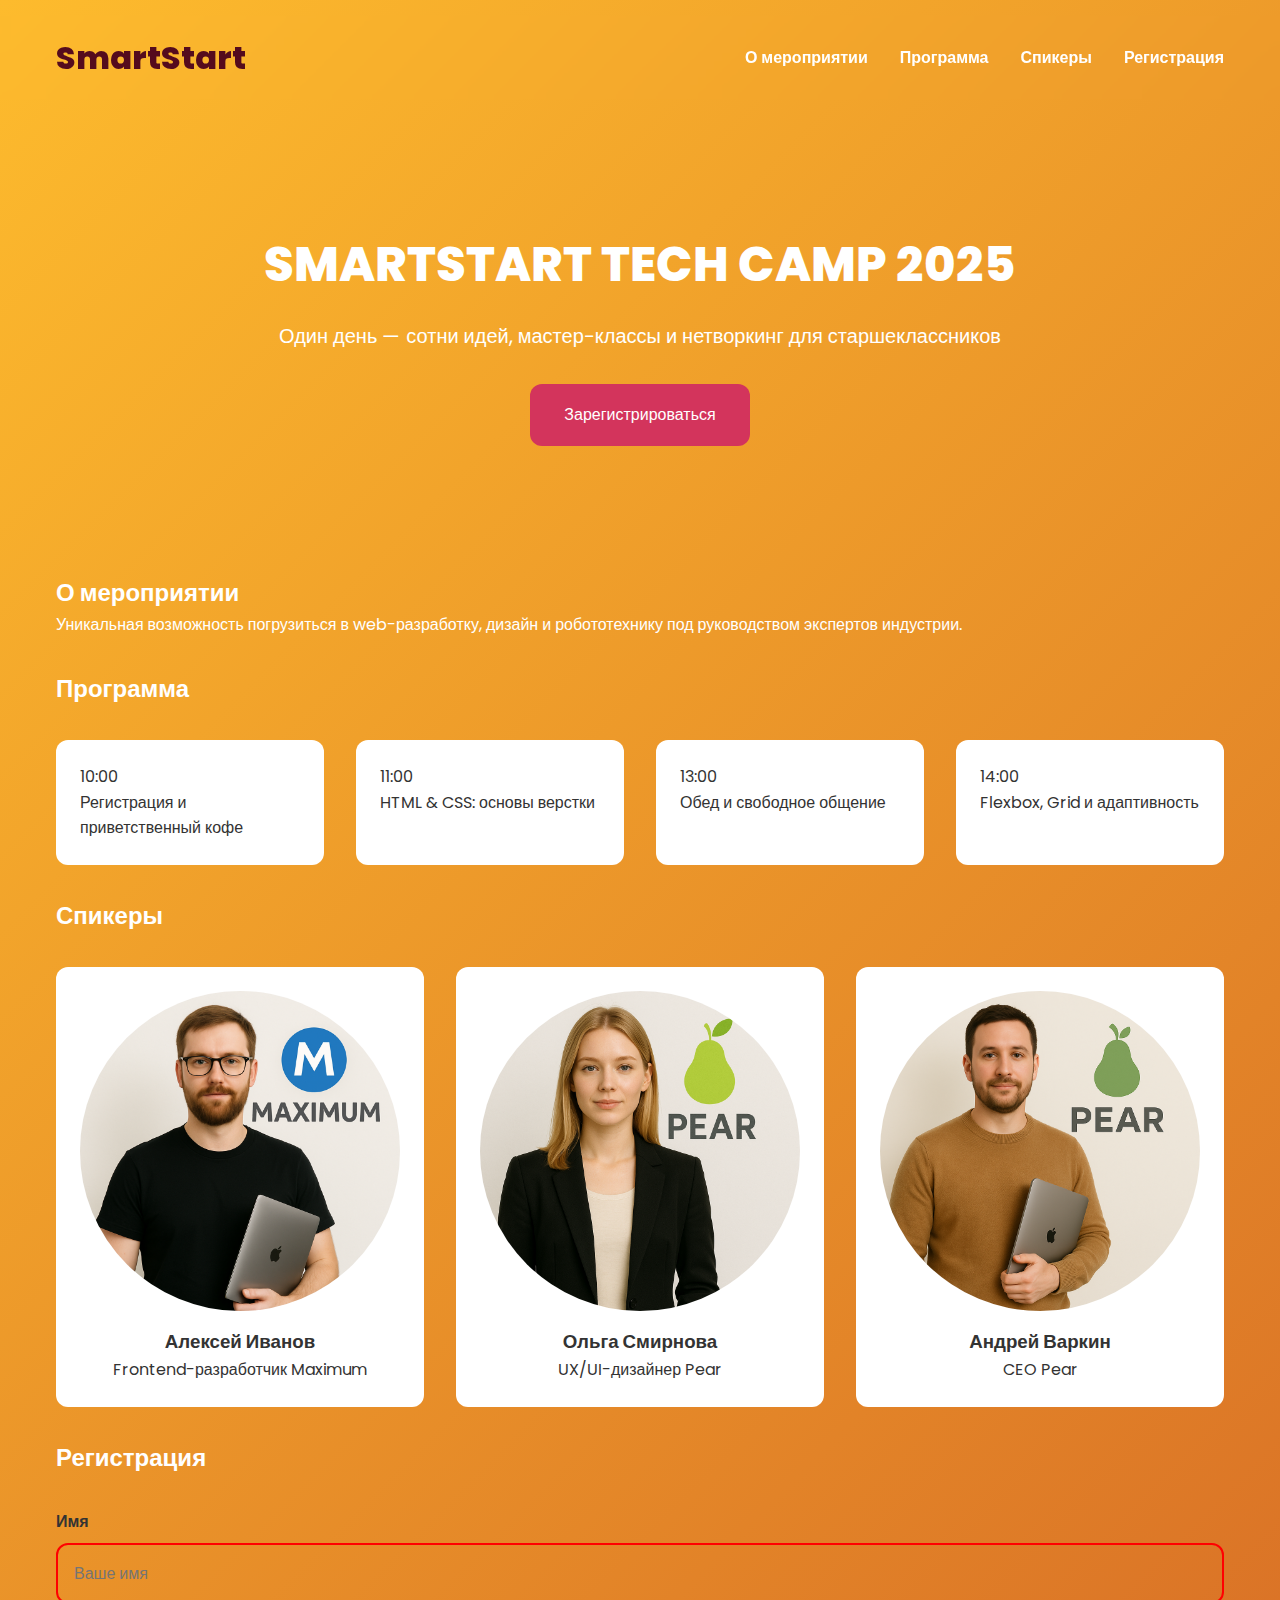
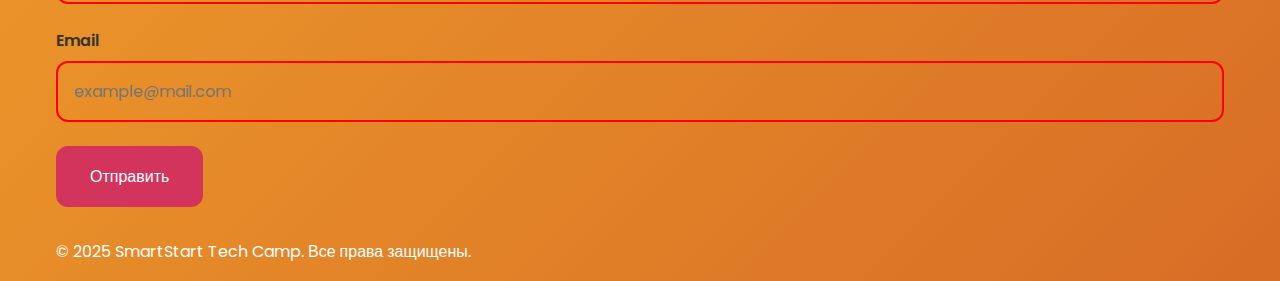
<file: index.html>
<!DOCTYPE html>
<html lang="ru">
<head>
  <meta charset="UTF-8">
  <meta name="viewport" content="width=device-width, initial-scale=1">
  <title>SmartStart Tech Camp 2025</title>
  <link rel="stylesheet" href="css/reset.css">
  <link href="https://fonts.googleapis.com/css2?family=Poppins:wght@300;400;600;800&display=swap" rel="stylesheet">
  <link rel="stylesheet" href="css/style.css">
</head>
<body>
  <header class="header">
    <nav class="nav container">
      <a href="#" class="nav__logo">SmartStart</a>
      <input type="checkbox" id="nav-toggle" class="nav__checkbox">
      <label for="nav-toggle" class="nav__button">
        <span class="nav__icon"></span>
      </label>
      <ul class="nav__list">
        <li><a href="#about">О мероприятии</a></li>
        <li><a href="#schedule">Программа</a></li>
        <li><a href="#speakers">Спикеры</a></li>
        <li><a href="#register">Регистрация</a></li>
      </ul>
    </nav>
  </header>

  <main>
    <section id="hero" class="hero">
      <div class="hero__content container">
        <h1 class="hero__title">SmartStart Tech Camp 2025</h1>
        <p class="hero__subtitle">
          Один день — сотни идей, мастер-классы и нетворкинг для старшеклассников
        </p>
        <a href="#register" class="btn btn--primary">Зарегистрироваться</a>
      </div>
    </section>

    <section id="about" class="about container">
      <h2>О мероприятии</h2>
      <p>
        Уникальная возможность погрузиться в web-разработку, дизайн и робототехнику под руководством экспертов индустрии.
      </p>
    </section>

    <section id="schedule" class="schedule container">
      <h2>Программа</h2>
      <div class="schedule__grid">
        <div class="schedule__item">
          <time>10:00</time>
          <p>Регистрация и приветственный кофе</p>
        </div>
        <div class="schedule__item">
          <time>11:00</time>
          <p>HTML & CSS: основы верстки</p>
        </div>
        <div class="schedule__item">
          <time>13:00</time>
          <p>Обед и свободное общение</p>
        </div>
        <div class="schedule__item">
          <time>14:00</time>
          <p>Flexbox, Grid и адаптивность</p>
        </div>
      </div>
    </section>

    <section id="speakers" class="speakers container">
      <h2>Спикеры</h2>
      <div class="speakers__grid">
        <div class="speaker">
          <img src="img/speakers/alex.png" alt="Алексей Иванов">
          <h3>Алексей Иванов</h3>
          <p>Frontend-разработчик Maximum</p>
        </div>
        <div class="speaker">
          <img src="img/speakers/olga.png" alt="Ольга Смирнова">
          <h3>Ольга Смирнова</h3>
          <p>UX/UI-дизайнер Pear</p>
        </div>
        <div class="speaker">
          <img src="img/speakers/andrei.png" alt="Андрей Варкин">
          <h3>Андрей Варкин</h3>
          <p>CEO Pear</p>
        </div>
      </div>
    </section>

    <section id="register" class="register container">
      <h2>Регистрация</h2>
      <form class="form">
        <div class="form__group">
          <label for="name">Имя</label>
          <input type="text" id="name" name="name" required placeholder="Ваше имя">
        </div>
        <div class="form__group">
          <label for="email">Email</label>
          <input type="email" id="email" name="email" required placeholder="example@mail.com">
        </div>
        <button type="submit" class="btn btn--primary">Отправить</button>
      </form>
    </section>
  </main>

  <footer class="footer">
    <div class="container">
      <p>© 2025 SmartStart Tech Camp. Все права защищены.</p>
    </div>
  </footer>
</body>
</html>
</file>
<file: css/style.css>
/* ============================= */
/*       Переменные CSS         */
/* ============================= */

:root {
  /* Основные цвета */
  --clr-primary:   #d3345c;   /* основной акцентный цвет */
  --clr-secondary: #550b1d;   /* вторичный цвет для интерактивных элементов */
  /* Цвета для градиентного фона */
  --bg1:           #1a2a6c;   /* стартовый цвет градиента */
  --bg2:           #b21f1f;   /* средний цвет градиента */
  --bg3:           #fdbb2d;   /* конечный цвет градиента */
  /* Шрифтовые и общие параметры */
  --ff-base:       'Poppins', sans-serif; /* основной шрифт */
  --transition:    .25s ease-in-out;      /* универсальная скорость переходов */
  --radius:        .75rem;                /* стандартный радиус скругления */
}

/* ============================= */
/*  Анимация плавного градиента  */
/* ============================= */
@keyframes gradientBG {
  0%   { background-position: 0% 50%; }   /* начало: градиент слева */
  50%  { background-position: 100% 50%; } /* середина: градиент справа */
  100% { background-position: 0% 50%; }   /* конец: возвращение в начало */
}

/* ============================= */
/*            BODY              */
/* ============================= */
body {
  margin: 0;                                  /* сброс отступов браузера */
  font-family: var(--ff-base);                /* установка основного шрифта */
  line-height: 1.6;                           /* межстрочный интервал */
  color: #fff;                                /* цвет текста */
  /* фоновый градиент + анимация */
  background: linear-gradient(-45deg, var(--bg1), var(--bg2), var(--bg3));
  background-size: 400% 400%;                 /* увеличение для плавности движения */
  animation: gradientBG 15s infinite ease;     /* бесконечная анимация */
}

/* ============================= */
/*        Контейнер-обёртка      */
/* ============================= */
.container {
  max-width: 1200px;    /* ограничение ширины контента */
  margin: 1rem auto;    /* центрирование и отступы сверху/снизу */
  padding: 0 1rem;      /* боковые отступы */
}

/* ============================= */
/*        СТИЛИ HEADER/NAV       */
/* ============================= */
.header {
  position: sticky;      /* "прилипающая" шапка */
  top: 0;                /* закрепить к верхней границе */
  width: 100%;           /* растягиваем на всю ширину */
  z-index: 100;          /* над остальным контентом */
  backdrop-filter: blur(5px); /* размывает фон под шапкой */
}

.nav {
  display: flex;         /* флекс-контейнер */
  align-items: center;   /* выравнивание по вертикали */
  justify-content: space-between; /* логотип слева, меню справа */
  position: relative;    /* для позиционирования бургера */
  padding: 1rem;         /* внутренние отступы */
}

.nav__logo {
  font-size: 2rem;       /* размер логотипа */
  font-weight: 800;      /* жирный шрифт */
  color: var(--clr-secondary); /* цвет логотипа */
  text-decoration: none; /* без подчёркивания */
  margin-right: 3rem;    /* отступ после логотипа */
}

/* скрытый чекбокс для управления мобильным меню */
.nav__checkbox {
  display: none;
}

/* кнопка бургера */
.nav__button {
  display: none;         /* по-умолчанию скрыта */
  position: absolute;    /* позиционирование относительно nav */
  top: 50%;              /* по вертикали */
  right: 1rem;           /* от правого края */
  transform: translateY(-50%); /* точное выравнивание */
  background: none;
  border: none;
  padding: .5rem;        /* площадь клика */
  cursor: pointer;
  z-index: 200;          /* над меню */
}

/* полоски бургера */
.nav__icon,
.nav__icon::before,
.nav__icon::after {
  display: block;
  width: 1.8rem;         /* длина полоски */
  height: 2px;           /* толщина */
  background: var(--clr-secondary);
  position: relative;
  transition: var(--transition);
}
.nav__icon::before { content: ''; top: -0.6rem; position: absolute; }
.nav__icon::after  { content: ''; top:  0.6rem; position: absolute; }

/* ============================= */
/*      СТИЛИ ССЫЛОК NAV        */
/* ============================= */
.nav__list {
  list-style: none;      /* убрать маркеры */
  display: flex;         /* пункты в ряд */
  gap: 2rem;             /* расстояние между пунктами */
  margin: 0;
  padding: 0;
}
.nav__list a {
  font-weight: 600;      /* полужирный текст */
  color: #fff;           /* белый цвет ссылок */
  text-decoration: none; /* без подчёркивания */
  transition: var(--transition);
}
.nav__list a:hover {
  color: var(--clr-primary); /* изменение цвета при наведении */
}

/* ============================= */
/*            BUTTONS            */
/* ============================= */
.btn {
  display: inline-block;
  text-decoration: none;
  padding: 1rem 2rem;
  border-radius: var(--radius);
  font-size: 1rem;
  transition: var(--transition);
}
.btn--primary {
  background: var(--clr-primary);
  color: #fff;
  border: 2px solid transparent;
}
.btn--primary:hover {
  background: transparent;
  color: var(--clr-primary);
  border-color: var(--clr-primary);
}

/* ============================= */
/*              HERO             */
/* ============================= */
.hero {
  padding: 6rem 1rem;
  text-align: center;
}
.hero__title {
  font-size: 3rem;
  font-weight: 800;
  margin-bottom: 1rem;
  text-transform: uppercase;
}
.hero__subtitle {
  font-size: 1.25rem;
  margin-bottom: 2rem;
}

/* ============================= */
/*         ПРОГРАММА (GRID)      */
/* ============================= */
.schedule__grid {
  display: grid;
  grid-template-columns: repeat(auto-fit, minmax(220px, 1fr));
  gap: 2rem;
  margin: 2rem 0;
}
.schedule__item {
  background: #fff;
  color: #333;
  padding: 1.5rem;
  border-radius: var(--radius);
  transition: transform .3s ease;
}
.schedule__item:hover {
  transform: translateY(-5px);
}

/* ============================= */
/*         СПИКЕРЫ (GRID)        */
/* ============================= */
.speakers__grid {
  display: grid;
  grid-template-columns: repeat(auto-fit, minmax(200px, 1fr));
  gap: 2rem;
  margin: 2rem 0;
  text-align: center;
}
.speaker {
  background: #fff;
  color: #333;
  padding: 1.5rem;
  border-radius: var(--radius);
  transition: transform .3s ease;
}
.speaker:hover {
  transform: scale(1.03);
}
.speaker img {
  width: 100%;
  border-radius: 50%;   /* круглые изображения */
  margin-bottom: 1rem; 
} 

/* ============================= */
/*     ФОРМА РЕГИСТРАЦИИ         */
/* ============================= */
.form {
  margin: 2rem 0;
}
.form__group {
  margin-bottom: 1.5rem;
}
.form label {
  display: block;
  margin-bottom: .5rem;
  font-weight: 600;
  color: #333;
}
.form input {
  width: 100%;
  padding: 1rem;
  border: 2px solid #ccc;
  border-radius: var(--radius);
  font-size: 1rem;
  transition: border-color var(--transition);
}
.form input:focus {
  border-color: var(--clr-secondary);
  outline: none;
}
.form input:invalid {
  border-color: red;
}

/* отступ под секцию "О мероприятии" */
#about {
  margin-bottom: 2rem;
}

/* ============================= */
/*        MOBILE MENU (<768px)    */
/* ============================= */
@media (max-width: 768px) {
  .nav__button {
    display: block;      /* показываем кнопку-бургер на мобилках */
  }
  .nav__list {
    display: none;       /* скрываем меню по-умолчанию */
  }
  /* при активном чекбоксе показываем меню */
  .nav__checkbox:checked ~ .nav__list {
    display: flex;
    flex-direction: column;
    align-items: center;
    gap: 1.5rem;
    background: var(--clr-secondary);    /* фон выпадающего меню */
    position: absolute;
    top: 100%;
    left: 0;
    right: 0;
    padding: 1rem 0;
    box-shadow: 0 4px 8px rgba(0,0,0,0.1);
  }
}
</file>
